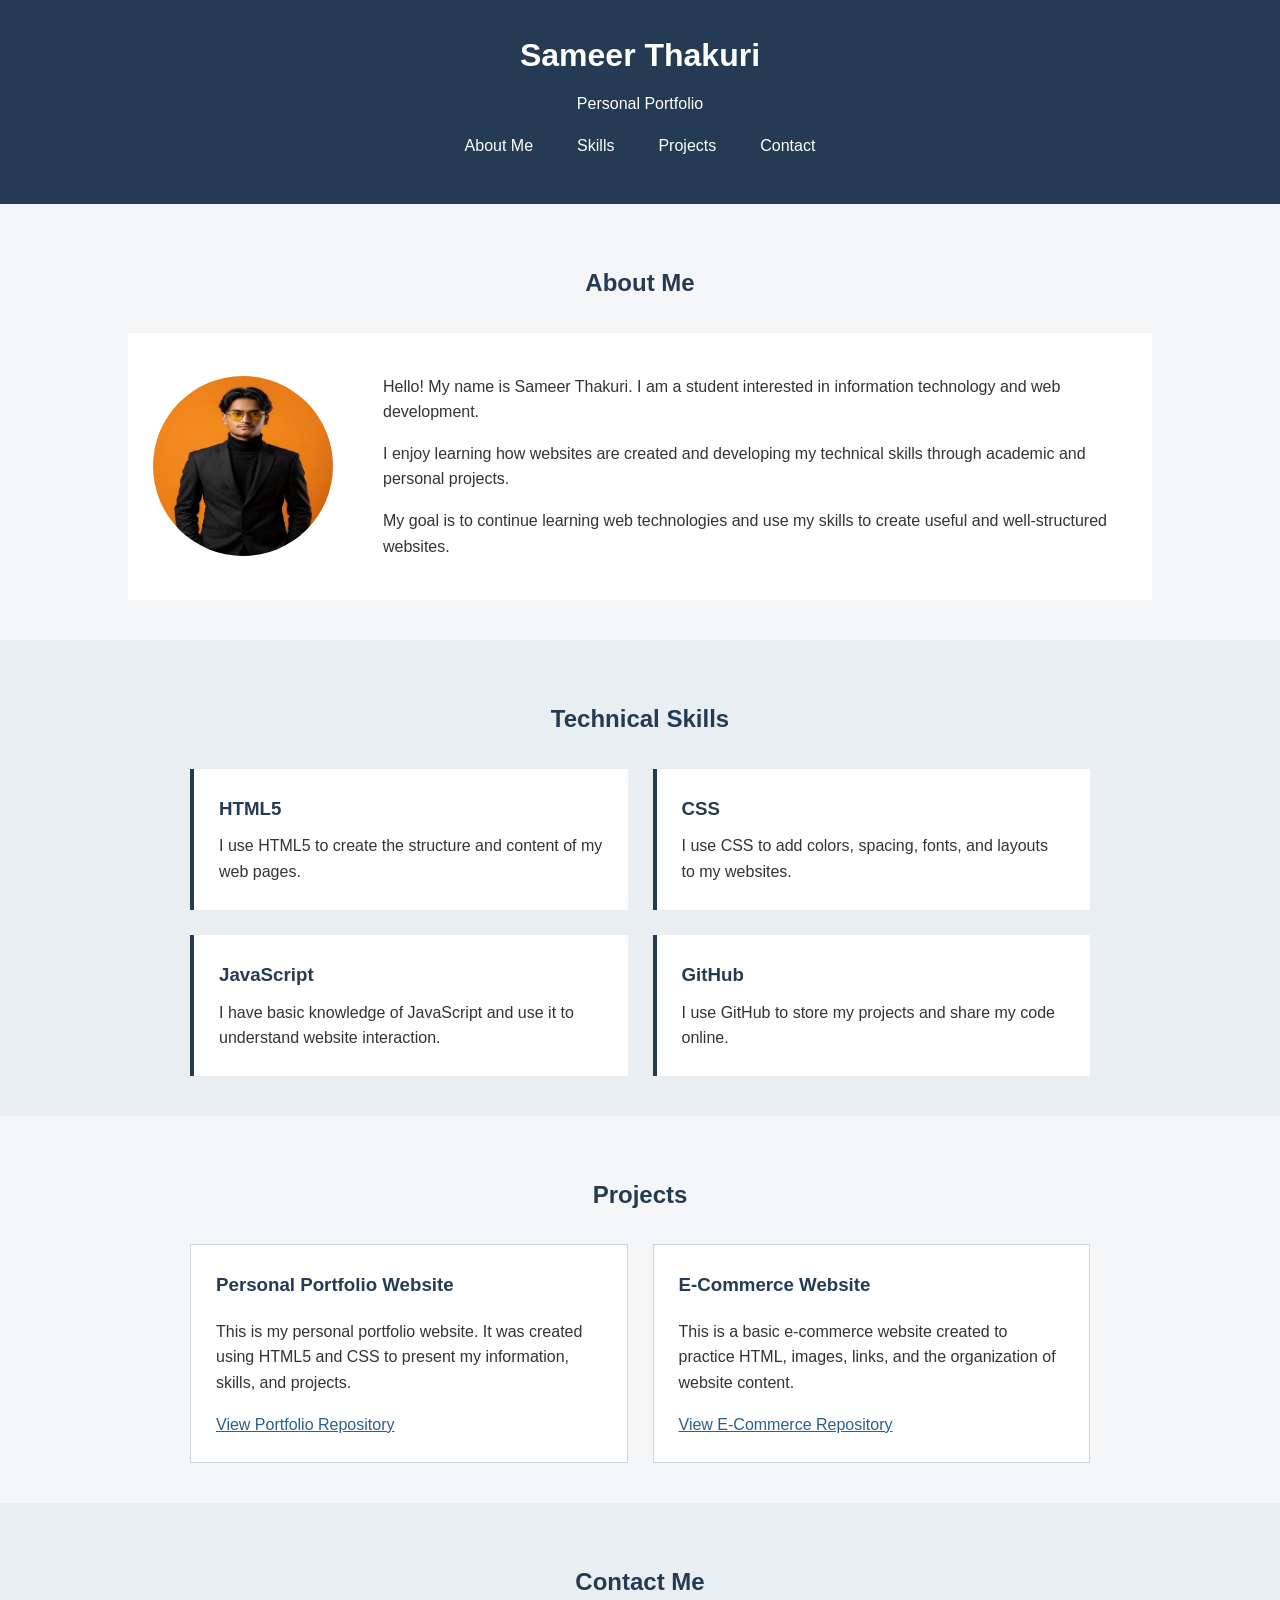
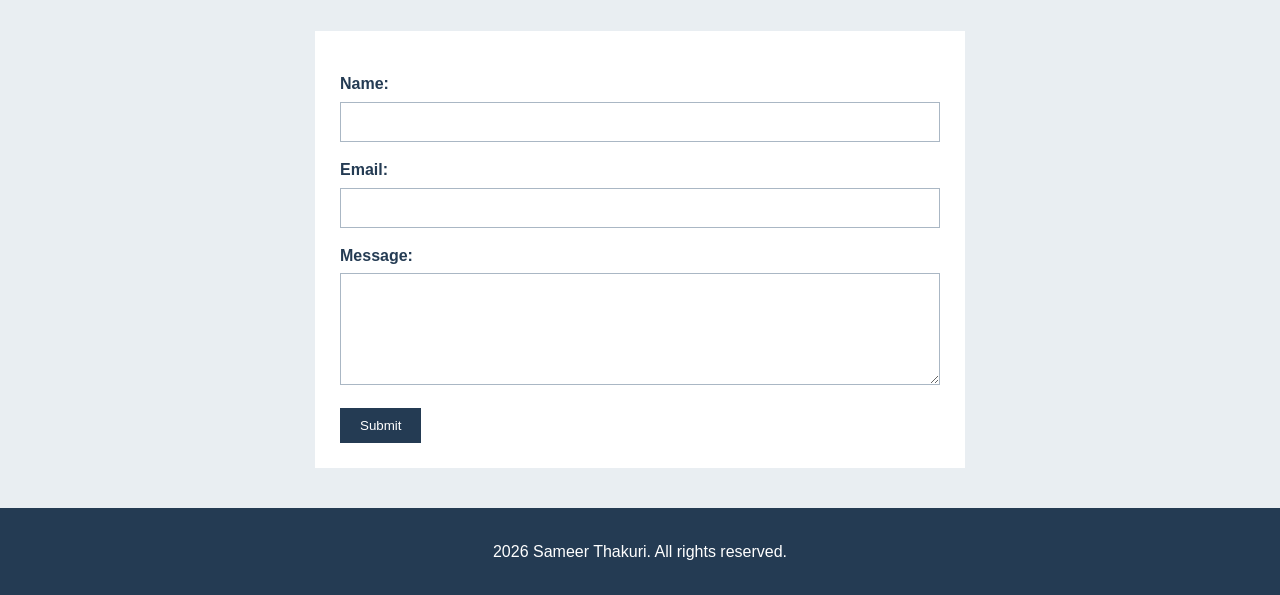
<file: index.html>
<!DOCTYPE html>
<html lang="en">

<head>
    <meta charset="UTF-8">

    <meta name="viewport"
        content="width=device-width, initial-scale=1.0">

    <title>Sameer Thakuri - Personal Portfolio</title>

    <link rel="stylesheet" href="./style.css">
</head>

<body>

   
    <header>

        <h1>Sameer Thakuri</h1>

        <p>Personal Portfolio</p>

          <nav>

            <ul>

                <li>
                    <a href="#about">About Me</a>
                </li>

                <li>
                    <a href="#skills">Skills</a>
                </li>

                <li>
                    <a href="#projects">Projects</a>
                </li>

                <li>
                    <a href="#contact">Contact</a>
                </li>

            </ul>

        </nav>

    </header>


    <main>


        <section id="about">

            <h2>About Me</h2>

            <div class="about-content">

                <img src="./1.1.jpeg"
                    alt="Profile photograph of Sameer Thakuri">

                <div class="about-text">

                    <p>
                        Hello! My name is Sameer Thakuri. I am a student
                        interested in information technology and web
                        development.
                    </p>

                    <p>
                        I enjoy learning how websites are created and
                        developing my technical skills through academic
                        and personal projects.
                    </p>

                    <p>
                        My goal is to continue learning web technologies
                        and use my skills to create useful and
                        well-structured websites.
                    </p>

                </div>

            </div>

        </section>


        <section id="skills">

            <h2>Technical Skills</h2>

            <div class="skills-grid">

                <div class="skill">

                    <h3>HTML5</h3>

                    <p>
                        I use HTML5 to create the structure and content
                        of my web pages.
                    </p>

                </div>


                <div class="skill">

                    <h3>CSS</h3>

                    <p>
                        I use CSS to add colors, spacing, fonts, and
                        layouts to my websites.
                    </p>

                </div>


                <div class="skill">

                    <h3>JavaScript</h3>

                    <p>
                        I have basic knowledge of JavaScript and use it
                        to understand website interaction.
                    </p>

                </div>


                <div class="skill">

                    <h3>GitHub</h3>

                    <p>
                        I use GitHub to store my projects and share
                        my code online.
                    </p>

                </div>

            </div>

        </section>



        <section id="projects">

            <h2>Projects</h2>

            <div class="projects-grid">

                <article class="project">

                    <h3>Personal Portfolio Website</h3>

                    <p>
                        This is my personal portfolio website. It was
                        created using HTML5 and CSS to present my
                        information, skills, and projects.
                    </p>

                    <a href="https://github.com/THAKURI777/part3"
                        target="_blank"
                        rel="noopener noreferrer">

                        View Portfolio Repository

                    </a>

                </article>


                <article class="project">

                    <h3>E-Commerce Website</h3>

                    <p>
                        This is a basic e-commerce website created to
                        practice HTML, images, links, and the organization
                        of website content.
                    </p>

                    <a href="https://github.com/THAKURI777/part1"
                        target="_blank"
                        rel="noopener noreferrer">

                        View E-Commerce Repository

                    </a>

                </article>

            </div>

        </section>


        <section id="contact">

            <h2>Contact Me</h2>

            <form action="#" method="post">

                <label for="name">
                    Name:
                </label>

                <input type="text"
                    id="name"
                    name="name"
                    required>


                <label for="email">
                    Email:
                </label>

                <input type="email"
                    id="email"
                    name="email"
                    required>


                <label for="message">
                    Message:
                </label>

                <textarea id="message"
                    name="message"
                    rows="5"
                    required></textarea>


                <button type="submit">
                    Submit
                </button>

            </form>

        </section>

    </main>


    <footer>

        <p>
            2026 Sameer Thakuri. All rights reserved.
        </p>

    </footer>

</body>

</html>
</file>
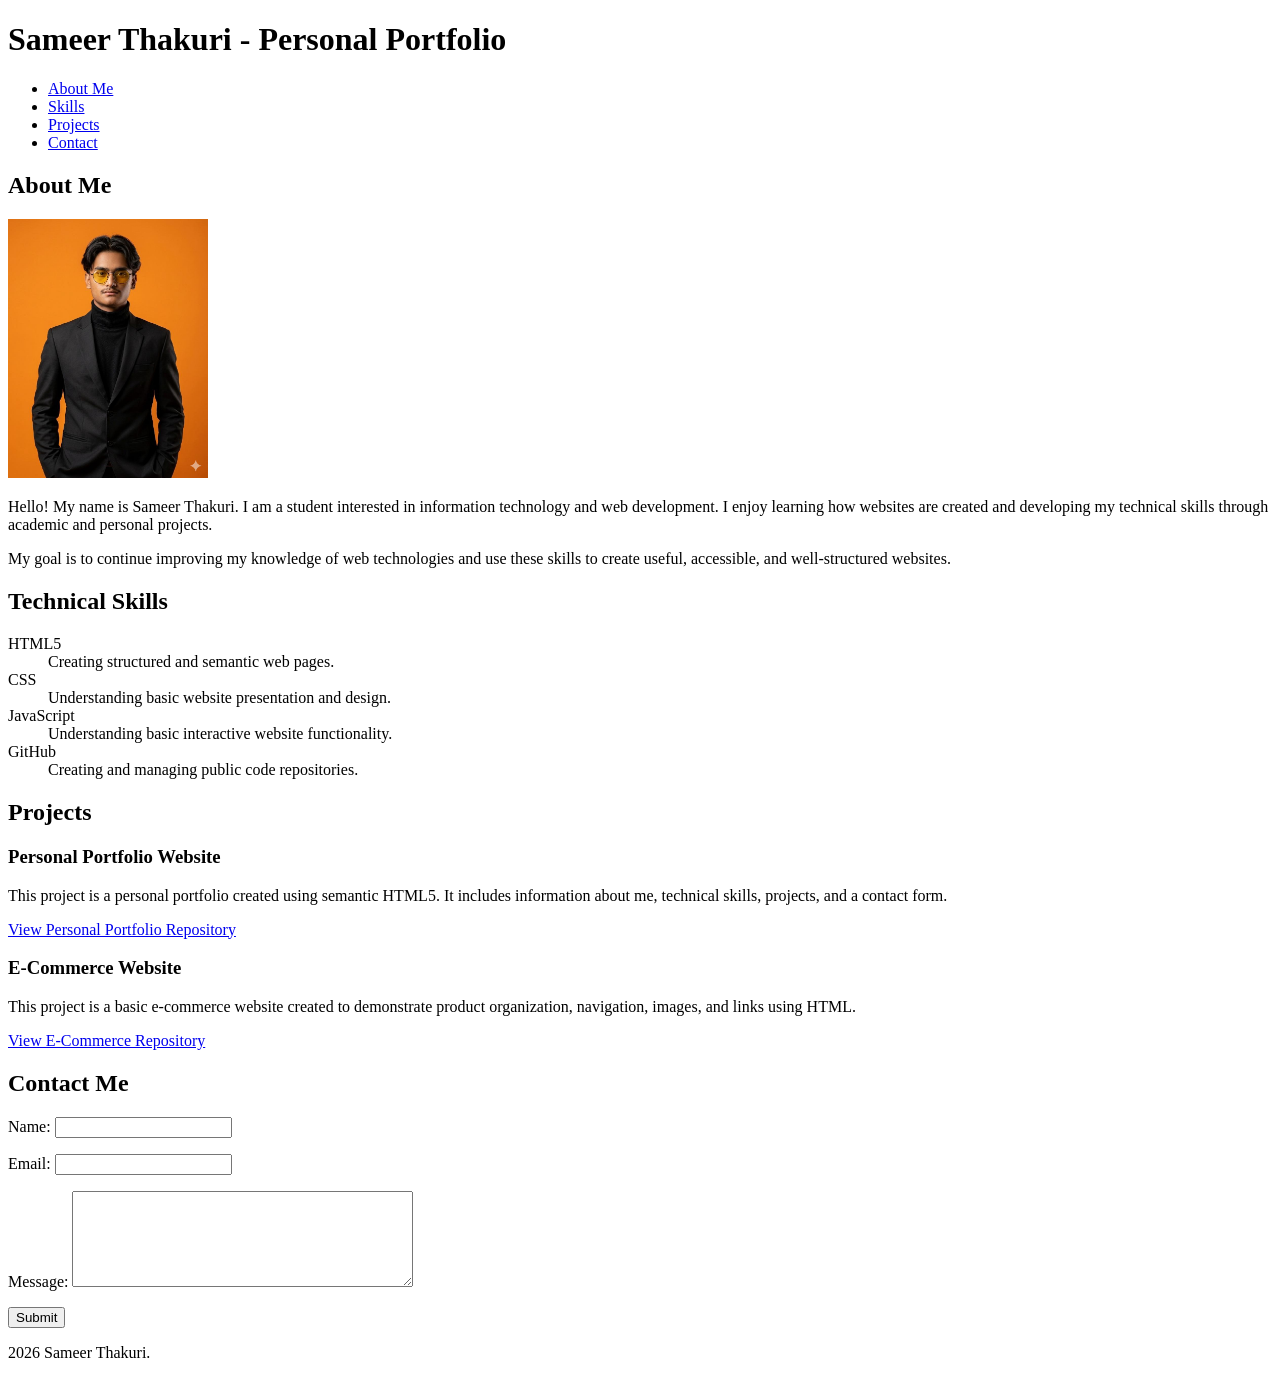
<file: week1assignment.html>
<!DOCTYPE html>
<html lang="en">

    <head>
        <meta charset="UTF-8">
        <title>Document</title>
    </head>

    <body>

        <header>
            <h1>Sameer Thakuri - Personal Portfolio</h1>

            <nav>
                <ul>
                    <li><a href="#">About Me</a></li>
                    <li><a href="#">Skills</a></li>
                    <li><a href="#">Projects</a></li>
                    <li><a href="#">Contact</a></li>
                </ul>
            </nav>
        </header>

        <main>

            <section id="about">
                <h2>About Me</h2>

                <img src="1.1.jpeg"
                    alt="Profile photograph of Sameer Thakuri" 
                    width="200">

                <p>
                    Hello! My name is Sameer Thakuri. I am a student interested
                    in information technology and web development. I enjoy
                    learning how websites are created and developing my
                    technical skills through academic and personal projects.
                </p>

                <p>
                    My goal is to continue improving my knowledge of web
                    technologies and use these skills to create useful,
                    accessible, and well-structured websites.
                </p>
            </section>

            <section id="skills">
                <h2>Technical Skills</h2>

                <dl>
                    <dt>HTML5</dt>
                    <dd>Creating structured and semantic web pages.</dd>

                    <dt>CSS</dt>
                    <dd>Understanding basic website presentation and
                        design.</dd>

                    <dt>JavaScript</dt>
                    <dd>Understanding basic interactive website
                        functionality.</dd>

                    <dt>GitHub</dt>
                    <dd>Creating and managing public code repositories.</dd>
                </dl>
            </section>

            <section id="projects">
                <h2>Projects</h2>

                <article>
                    <h3>Personal Portfolio Website</h3>

                    <p>
                        This project is a personal portfolio created using
                        semantic HTML5. It includes information about me,
                        technical skills, projects, and a contact form.
                    </p>

                    <p>
                        <a
                            href="https://github.com/THAKURI777/part3">
                            View Personal Portfolio Repository
                        </a>
                    </p>
                </article>

                <article>
                    <h3>E-Commerce Website</h3>

                    <p>
                        This project is a basic e-commerce website created to
                        demonstrate product organization, navigation, images,
                        and links using HTML.
                    </p>

                    <p>
                        <a
                            href="https://github.com/THAKURI777/part1">
                            View E-Commerce Repository
                        </a>
                    </p>
                </article>
            </section>

            <section id="contact">
                <h2>Contact Me</h2>

                <form action="#" method="post">

                    <p>
                        <label for="name">Name:</label>
                        <input type="text" id="name" name="name" required>
                    </p>

                    <p>
                        <label for="email">Email:</label>
                        <input type="email" id="email" name="email" required>
                    </p>

                    <p>
                        <label for="message">Message:</label>
                        <textarea id="message"
                            name="message"
                            rows="6"
                            cols="40"
                            required></textarea>
                    </p>

                    <p>
                        <button type="submit">Submit</button>
                    </p>

                </form>
            </section>

        </main>

        <footer>
            <p> 2026 Sameer Thakuri. </p>
        </footer>

    </body>

</html>
</file>
<file: style.css>
/* Basic Page Settings */

body {
    margin: 0;
    font-family: Arial, sans-serif;
    line-height: 1.6;
    background-color: #f4f6f8;
    color: #333333;
}


header {
    background-color: #243b53;
    color: white;
    text-align: center;
    padding: 30px;
}

header h1 {
    margin: 0;
    font-size: 32px;
}

header p {
    margin: 10px;
}


nav ul {
    display: grid;
    grid-template-columns: repeat(4, auto);
    justify-content: center;
    gap: 20px;

    list-style: none;
    padding: 0;
}

nav a {
    color: white;
    text-decoration: none;
    padding: 8px 12px;
}

nav a:hover {
    background-color: #486581;
}


section {
    padding: 40px 10%;
}

h2 {
    color: #243b53;
    text-align: center;
    margin-bottom: 30px;
}


.about-content {
    display: grid;
    grid-template-columns: 200px 1fr;
    gap: 30px;

    background-color: white;
    padding: 25px;

    align-items: center;
}

.about-content img {
    width: 180px;
    height: 180px;
    border-radius: 50%;
}

.about-text {
    font-size: 16px;
}


#skills {
    background-color: #e9eef2;
}

.skills-grid {
    display: grid;
    grid-template-columns: 1fr 1fr;
    gap: 25px;

    max-width: 900px;
    margin: auto;
}

.skill {
    background-color: white;
    padding: 25px;

    border-left: 4px solid #243b53;
}

.skill h3 {
    color: #243b53;

    margin-top: 0;
    margin-bottom: 10px;
}

.skill p {
    margin: 0;
}


.projects-grid {
    display: grid;
    grid-template-columns: 1fr 1fr;
    gap: 25px;

    max-width: 900px;
    margin: auto;
}

.project {
    background-color: white;
    padding: 25px;

    border: 1px solid #ccd6dd;
}

.project h3 {
    color: #243b53;
    margin-top: 0;
}

.project a {
    color: #286090;
}

.project a:hover {
    color: #102a43;
}


#contact {
    background-color: #e9eef2;
}

form {
    max-width: 600px;
    margin: auto;

    background-color: white;
    padding: 25px;
}

label {
    display: block;

    margin-top: 15px;

    color: #243b53;
    font-weight: bold;
}

input,
textarea {
    width: 100%;

    padding: 10px;
    margin-top: 5px;

    box-sizing: border-box;

    border: 1px solid #aab7c4;

    font-family: Arial, sans-serif;
    font-size: 16px;
}

button {
    margin-top: 15px;

    padding: 10px 20px;

    background-color: #243b53;
    color: white;

    border: none;
}

button:hover {
    background-color: #486581;
}


/* Footer */

footer {
    background-color: #243b53;
    color: white;
    text-align: center;

    padding: 15px;
}


@media screen and (max-width: 700px) {

    nav ul {
        grid-template-columns: 1fr 1fr;
        gap: 10px;
    }


    .about-content {
        grid-template-columns: 1fr;
        text-align: center;
    }


    .about-content img {
        margin: auto;
    }


    .skills-grid {
        grid-template-columns: 1fr;
    }


    .projects-grid {
        grid-template-columns: 1fr;
    }

}


@media screen and (max-width: 400px) {

    section {
        padding: 30px 5%;
    }


    nav ul {
        grid-template-columns: 1fr;
    }


    .about-content img {
        width: 140px;
        height: 140px;
    }


    header h1 {
        font-size: 26px;
    }

}
</file>
